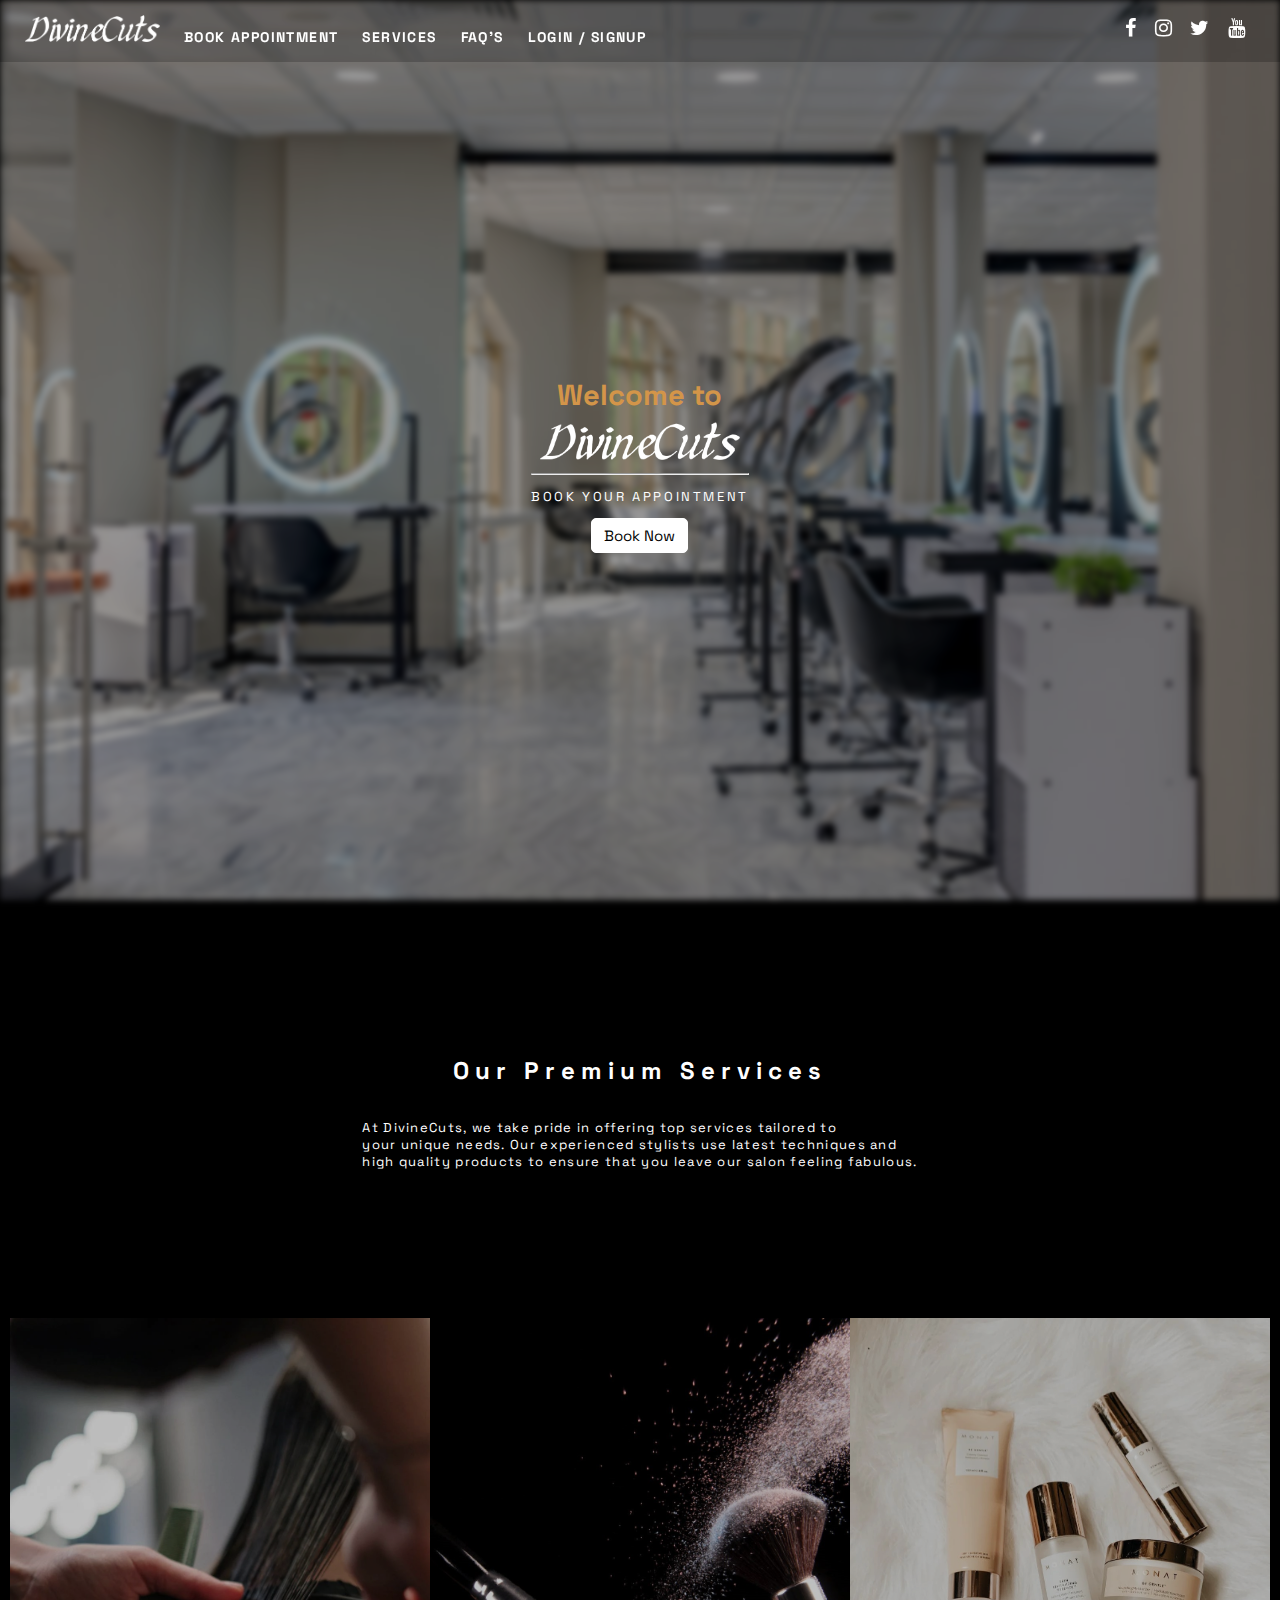
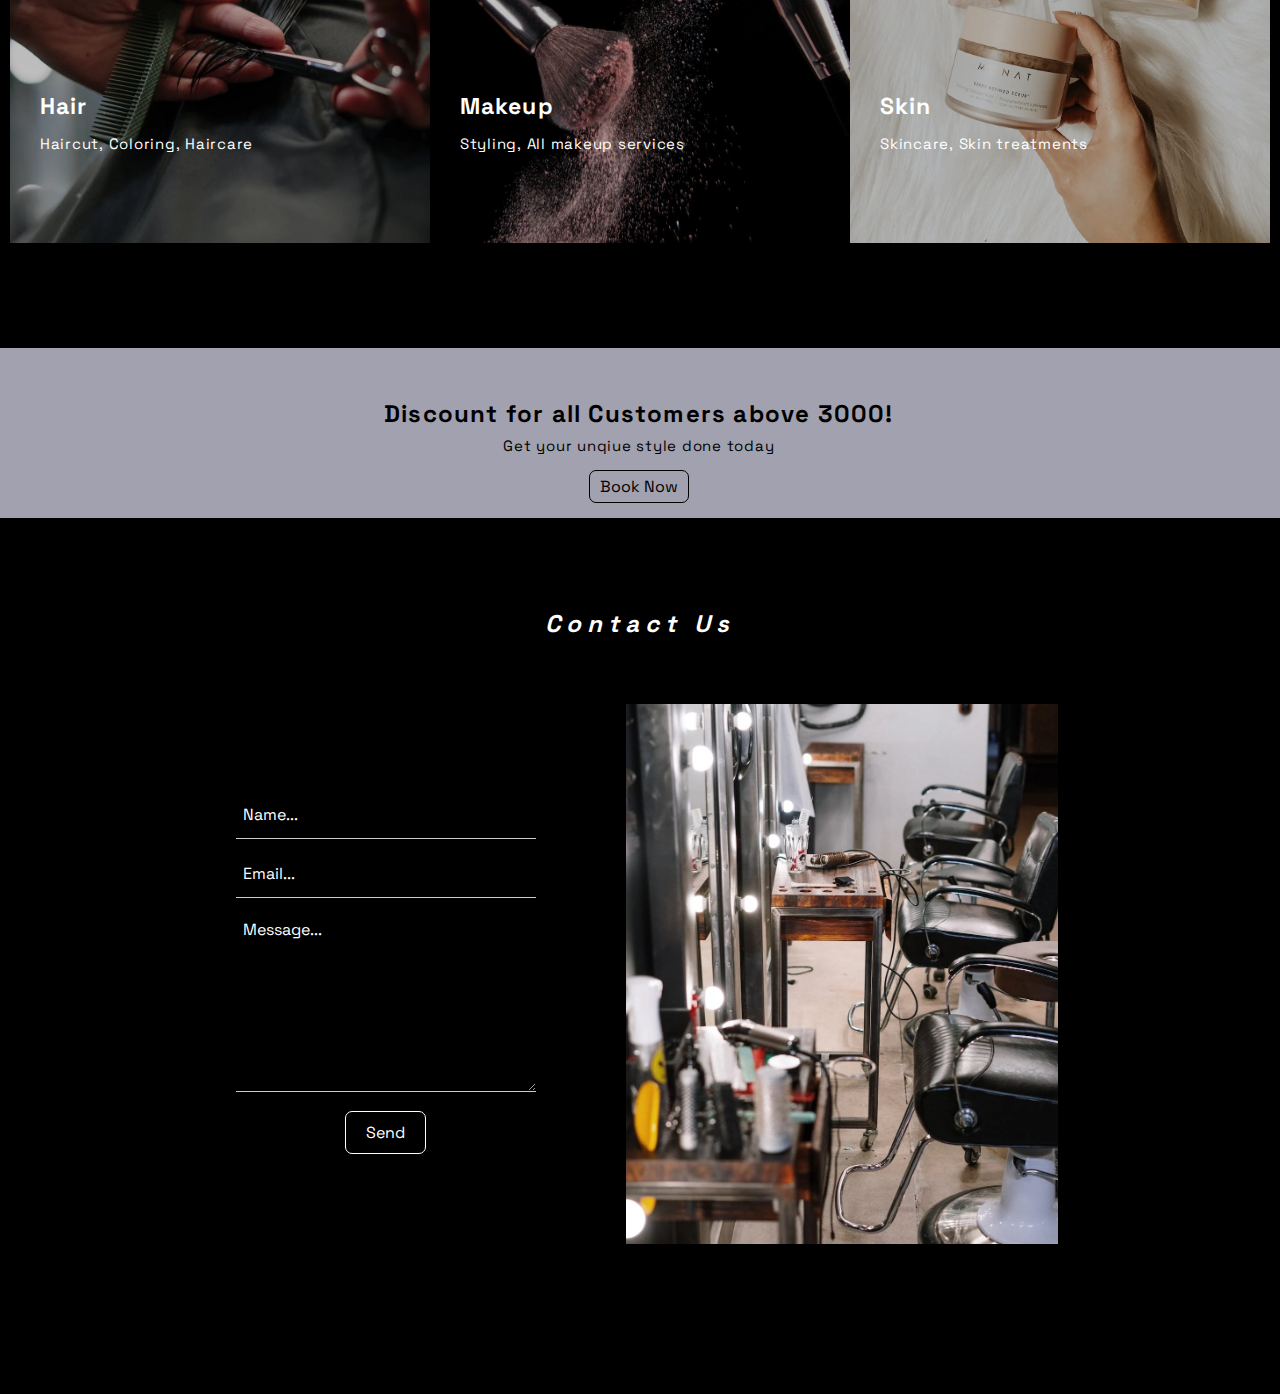
<file: frontend/index.html>
<!DOCTYPE html>
<html lang="en">

<head>
    <meta charset="UTF-8">
    <meta name="viewport" content="width=device-width, initial-scale=1.0">
    <link rel="stylesheet" href="styles.css">
    <link rel="preconnect" href="https://fonts.googleapis.com">
    <link rel="preconnect" href="https://fonts.gstatic.com" crossorigin>
    <link href="https://fonts.googleapis.com/css2?family=Space+Grotesk:wght@300&display=swap" rel="stylesheet">
    <link rel="stylesheet" href="https://cdnjs.cloudflare.com/ajax/libs/font-awesome/4.7.0/css/font-awesome.min.css">
    <title>DivineCuts</title>
</head>

<body>
    <div class="container">
        <div class="wrapper">
            <div class="navbar">
                <div>
                    <a href="index.html"><img src="images/logo.png" class="navimage"></a>
                    <a href="book_appointment.html">BOOK APPOINTMENT</a>
                    <a href="blogpage.html">SERVICES</a>
                    <a href="faq's.html">FAQ'S</a>
                    <a href="user.html">LOGIN / SIGNUP</a>
                </div>
                <div class="social-icons">
                    <a href="#" target="_blank"><i class="fa fa-facebook"></i></a>
                    <a href="#" target="_blank"><i class="fa fa-instagram"></i></a>
                    <a href="#" target="_blank"><i class="fa fa-twitter"></i></a>
                    <a href="#" target="_blank"><i class="fa fa-youtube"></i></a>
                </div>
            </div>
            <div>
                <div class="text">
                    <p id="displayUser"></p>
                    <p class="t">Welcome to</p>
                    <img src="images/logo.png" class="text-image">
                </div>
                <hr>
                <p class="r">BOOK YOUR APPOINTMENT</p>
                <button class="book-button" onclick="location.href='book_appointment.html'">Book Now</button>
            </div>
        </div>
        <div id="services">
            <div class="up">
                <h2>Our Premium Services</h2>
                <p>At DivineCuts, we take pride in offering top services tailored to <br>
                    your unique needs. Our experienced stylists use latest techniques and <br>
                    high quality products to ensure that you leave our salon feeling fabulous.</p>
            </div>
            <div class="down">
                <div class="down-item">
                    <img src="images/c1.jpg">
                    <div class="uppertext">
                        <h3>Hair</h3>
                        <p>Haircut, Coloring, Haircare</p>
                    </div>
                </div>
                <div class="down-item">
                    <img src="images/c2.jpeg">
                    <div class="uppertext">
                        <h3>Makeup</h3>
                        <p>Styling, All makeup services</p>
                    </div>
                </div>
                <div class="down-item">
                    <img src="images/c3.jpg">
                    <div class="uppertext">
                        <h3>Skin</h3>
                        <p>Skincare, Skin treatments</p>
                    </div>
                </div>
            </div>
        </div>
        <div id="contact">
            <div class="contact-up">
                <div class="color"></div>
                <div class="uptext">
                    <h2>Discount for all Customers above 3000!</h2>
                    <p>Get your unqiue style done today</p>
                    <button onclick="location.href='#appointment'">Book Now</button>
                </div>
            </div>
            <div class="contact-down">
                <h2>Contact Us</h2>
                <div class="contact-form">
                    <div class="cf">
                        <form>
                            <table>
                                <tr>
                                    <td><input type="text" name="cname" placeholder="Name..."></td>
                                </tr>
                                <tr>
                                    <td><input type="text" name="cmail" placeholder="Email..."></td>
                                </tr>
                                <tr>
                                    <td><textarea rows="4" name="ctext" placeholder="Message..."></textarea></td>
                                </tr>
                                <tr>
                                    <td><button
                                            onclick="alert('Thankyou for contacting us! We will get in touch with you shortly!')">Send</button>
                                    </td>
                                </tr>
                            </table>
                        </form>
                    </div>
                    <img src="images/contact.jpg" class="contact-img">
                </div>
            </div>
        </div>
    </div>
    <script src="script.js"></script>

</body>

</html>
</file>
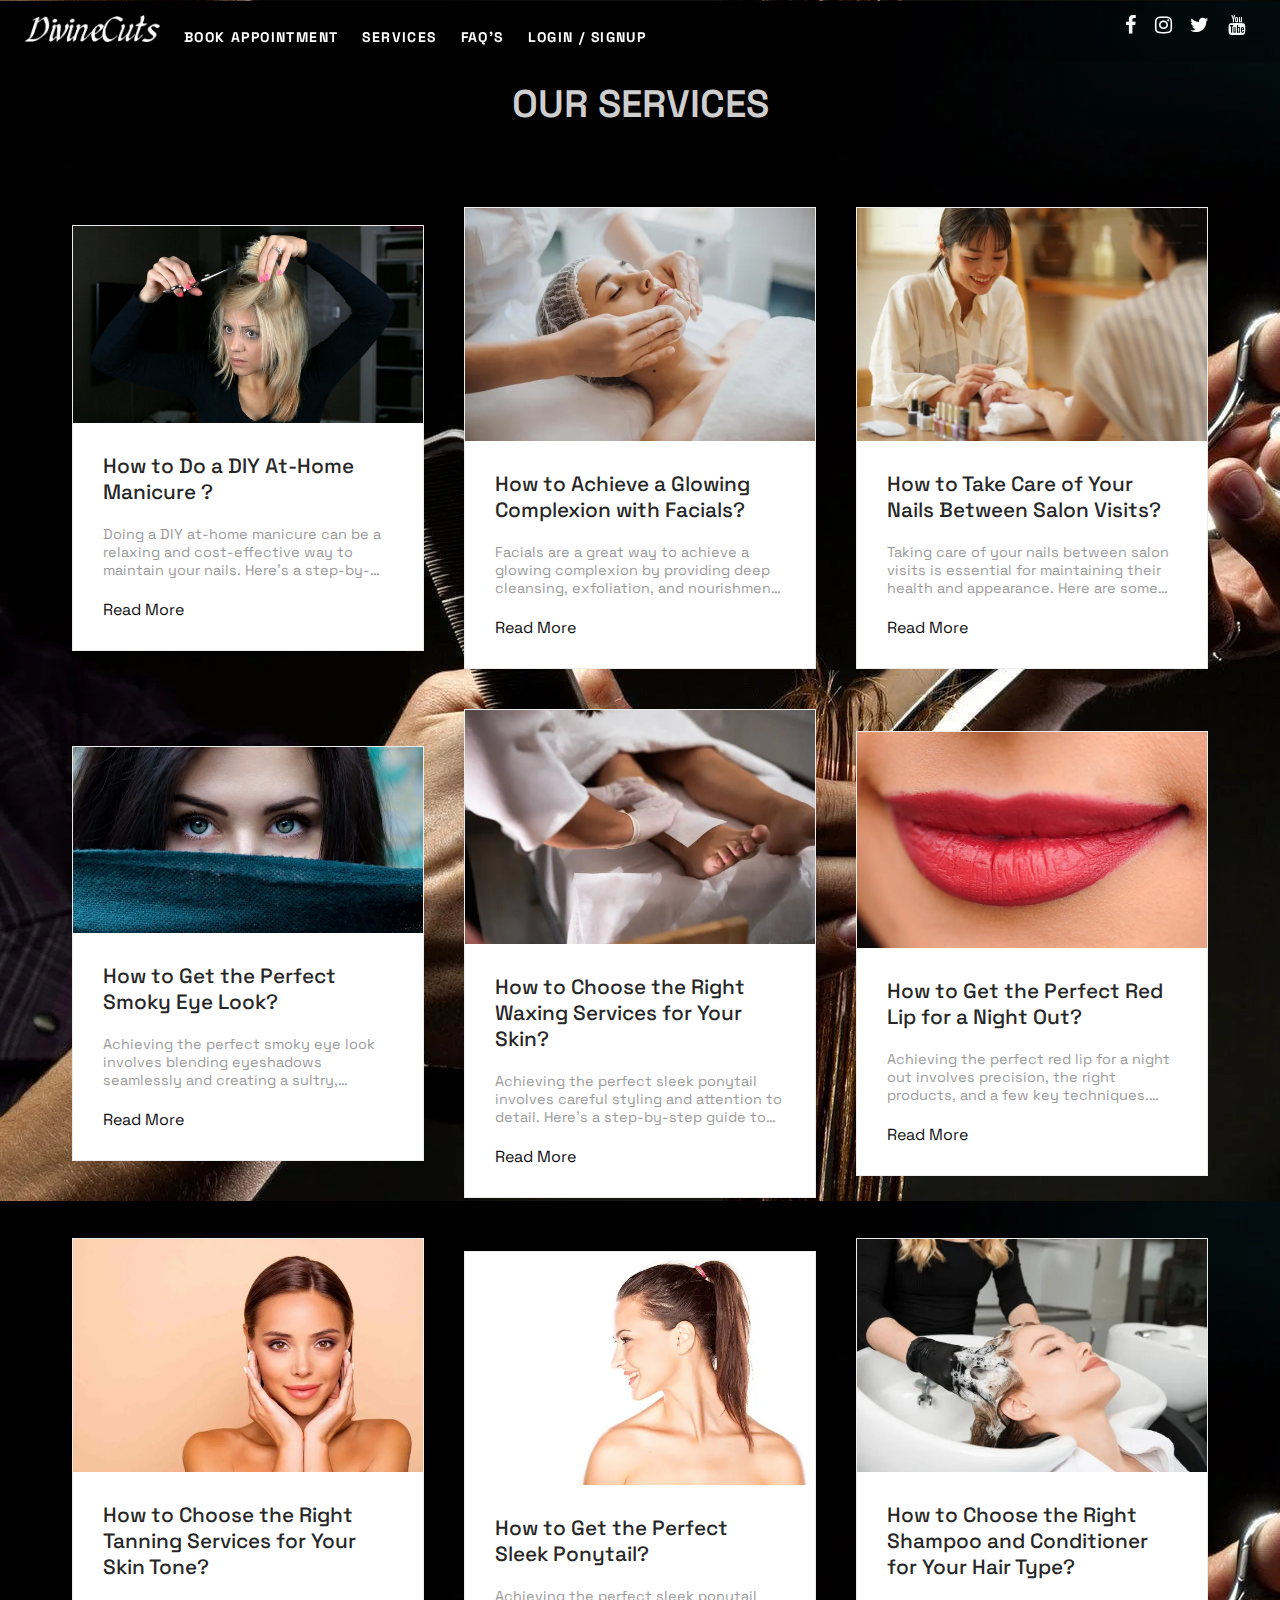
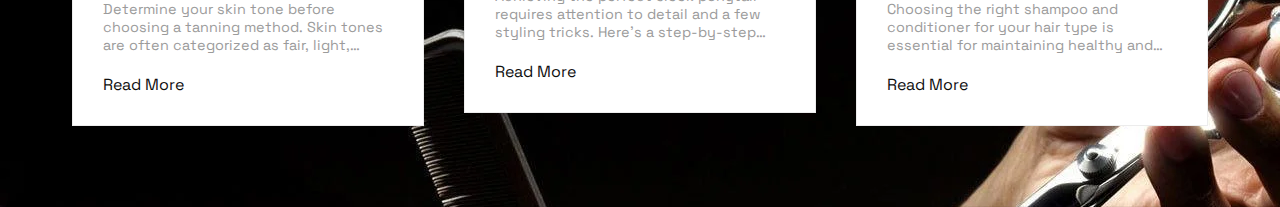
<file: frontend/blogpage.html>
<!--doctype html-->
 <html>
    <head>
    <meta charset="utf-8">
    <meta http-equiv="X-UA-Compatible" content="IE-edge">
    <meta name="viewport" content="width=device-width, intial-scale=1.0, maximum-scale=1.0, user-scalable=no">
    <title>Blog Section</title>
    <!--Stylesheet----------------------------------->
    <link rel="stylesheet" type="text/css" href="blogpage.css"/>
    <!--fav-icon------------------------------------->
    <link rel="shortcut icon" href="images/fav-icon.svg"/>
    <!--poppins-font-family-------------------------->
    <link rel="preconnect" href="https://fonts.gstatic.com">
    <link rel="preconnect" href="https://fonts.googleapis.com">
    <link rel="stylesheet" href="https://cdnjs.cloudflare.com/ajax/libs/font-awesome/4.7.0/css/font-awesome.min.css">
    <link href="https://fonts.googleapis.com/css2?family=Space+Grotesk:wght@300&display=swap" rel="stylesheet">
    </head>
    <body>
      
        
      <div class="navbar">
        <div>
            <a href="index.html"><img src="images/logo.png" class="navimage"></a>
            <a href="book_appointment.html">BOOK APPOINTMENT</a>
            <a href="blogpage.html">SERVICES</a>
            <a href="faq's.html">FAQ'S</a>
            <a href="user.html">LOGIN / SIGNUP</a>
        </div>
        <div class="social-icons">
            <a href="#" target="_blank"><i class="fa fa-facebook"></i></a>
            <a href="#" target="_blank"><i class="fa fa-instagram"></i></a>
            <a href="#" target="_blank"><i class="fa fa-twitter"></i></a>
            <a href="#" target="_blank"><i class="fa fa-youtube"></i></a>
        </div>
    </div>
        <!--blog-section============================================================================-->
        <section id="blog"> 
            
            <!--blog-heading--------------->
            <div class="blog-heading">
           
              <h3>OUR SERVICES</h3>
            </div>
      
      
            <!--container---------------->
            <div class="blog-container">
      
              <!--box-1------------->
              <div class="blog-box">
      
                <!--img---->
                <div class="blog-img">
                  <img alt="blog" src="./images/1.jpg">
                </div>
                <!--text--->
                <div class="blog-text">
                  
                  <a href="https://www.wikihow.com/Do-Hair-Spa-Treatments-at-Home" class="blog-title">How to Do a DIY At-Home Manicure ?</a>
                  <p>Doing a DIY at-home manicure can be a relaxing and cost-effective way to maintain your nails. Here's a step-by-step guide to help you achieve a professional-looking manicure</p>
                  <a href="https://www.wikihow.com/Do-Hair-Spa-Treatments-at-Home">Read More</a>
                </div>
      
              </div>
      
      
      
      
              <!--box-2------------->
              <div class="blog-box">
      
                <!--img---->
                <div class="blog-img">
                  <img alt="blog" src="./images/2.webp">
                </div>
                <!--text--->
                <div class="blog-text">
                 
                  <a href="https://www.bodycraft.co.in/blogs/dermatologist-tips-and-best-facials-for-glowing-skin/" class="blog-title">How to Achieve a Glowing Complexion with Facials?</a>
                  <p>Facials are a great way to achieve a glowing complexion by providing deep cleansing, exfoliation, and nourishment to your skin. Here's a step-by-step guide for a basic at-home facial</p>
                  <a href="https://www.bodycraft.co.in/blogs/dermatologist-tips-and-best-facials-for-glowing-skin/">Read More</a>
                </div>
      
              </div>
      
      
      
      
              <!--box-3------------->
              <div class="blog-box">
      
                <!--img---->
                <div class="blog-img">
                  <img alt="blog" src="./images/3.webp">
                </div>
                <!--text--->
                <div class="blog-text">
                  
                  <a href="https://clarysagecollege.com/news/maintain-manicure-salon-visits/" class="blog-title">How to Take Care of Your Nails Between Salon Visits?</a>
                  <p>Taking care of your nails between salon visits is essential for maintaining their health and appearance. Here are some tips for at-home nail careApply cuticle oil or a moisturizing cream to your cuticles to keep them hydrated. This helps prevent dryness and reduces the risk of hangnails.</p>
                  <a href="https://clarysagecollege.com/news/maintain-manicure-salon-visits/">Read More</a>
                </div>
      
              </div>

              <!-- box 4 -->
              <div class="blog-box">
      
                <!--img---->
                <div class="blog-img">
                  <img alt="blog" src="./images/4.webp">
                </div>
                <!--text--->
                <div class="blog-text">
                 
                  <a href="https://clarysagecollege.com/news/maintain-manicure-salon-visits/" class="blog-title">How to Get the Perfect Smoky Eye Look?</a>
                  <p>Achieving the perfect smoky eye look involves blending eyeshadows seamlessly and creating a sultry, gradient effect. Here's a step-by-step guide to help you master the classic smoky eye</p>
                  <a href="https://clarysagecollege.com/news/maintain-manicure-salon-visits/">Read More</a>
                </div>
      
              </div>

              <!-- box 5 -->
              <div class="blog-box">
      
                <!--img---->
                <div class="blog-img">
                  <img alt="blog" src="./images/5.webp">
                </div>
                <!--text--->
                <div class="blog-text">
                 
                  <a href="https://clarysagecollege.com/news/maintain-manicure-salon-visits/" class="blog-title">How to Choose the Right Waxing Services for Your Skin?</a>
                  <p>Achieving the perfect sleek ponytail involves careful styling and attention to detail. Here's a step-by-step guide to help you create a polished and sleek look</p>
                  <a href="https://clarysagecollege.com/news/maintain-manicure-salon-visits/">Read More</a>
                </div>
      
              </div>

              <!-- box 6 -->
              <div class="blog-box">
      
                <!--img---->
                <div class="blog-img">
                  <img alt="blog" src="./images/6.webp">
                </div>
                <!--text--->
                <div class="blog-text">
                 
                  <a href="https://clarysagecollege.com/news/maintain-manicure-salon-visits/" class="blog-title">How to Get the Perfect Red Lip for a Night Out?</a>
                  <p>Achieving the perfect red lip for a night out involves precision, the right products, and a few key techniques. Here's a step-by-step guide to help you create a stunning red lip look</p>
                  <a href="https://clarysagecollege.com/news/maintain-manicure-salon-visits/">Read More</a>
                </div>
      
              </div>

              <!-- box 7 -->
              <div class="blog-box">
      
                <!--img---->
                <div class="blog-img">
                  <img alt="blog" src="./images/7.webp">
                </div>
                <!--text--->
                <div class="blog-text">
                 
                  <a href="https://clarysagecollege.com/news/maintain-manicure-salon-visits/" class="blog-title">How to Choose the Right Tanning Services for Your Skin Tone?</a>
                  <p>Determine your skin tone before choosing a tanning method. Skin tones are often categorized as fair, light, medium, olive, tan, dark, or deep. Your skin's undertones (cool, warm, or neutral) also play a role</p>
                  <a href="https://clarysagecollege.com/news/maintain-manicure-salon-visits/">Read More</a>
                </div>
      
              </div>

              <!-- box8 -->
              <div class="blog-box">
      
                <!--img---->
                <div class="blog-img">
                  <img alt="blog" src="./images/8.webp">
                </div>
                <!--text--->
                <div class="blog-text">
                 
                  <a href="https://clarysagecollege.com/news/maintain-manicure-salon-visits/" class="blog-title">How to Get the Perfect Sleek Ponytail?</a>
                  <p>Achieving the perfect sleek ponytail requires attention to detail and a few styling tricks. Here's a step-by-step guide to help you create a flawless and polished look</p>
                  <a href="https://clarysagecollege.com/news/maintain-manicure-salon-visits/">Read More</a>
                </div>
      
              </div>
              <div class="blog-box">
      
                <!--img---->
                <div class="blog-img">
                  <img alt="blog" src="./images/9.webp">
                </div>
                <!--text--->
                <div class="blog-text">
                 
                  <a href="https://clarysagecollege.com/news/maintain-manicure-salon-visits/" class="blog-title">How to Choose the Right Shampoo and Conditioner for Your Hair Type?</a>
                  <p>Choosing the right shampoo and conditioner for your hair type is essential for maintaining healthy and beautiful locks. Here are some tips to help you select the most suitable products for your specific hair type</p>
                  <a href="https://clarysagecollege.com/news/maintain-manicure-salon-visits/">Read More</a>
                </div>
      
              </div>
      
            </div>
      
          </section>
          
    </body>
    </html>
</file>
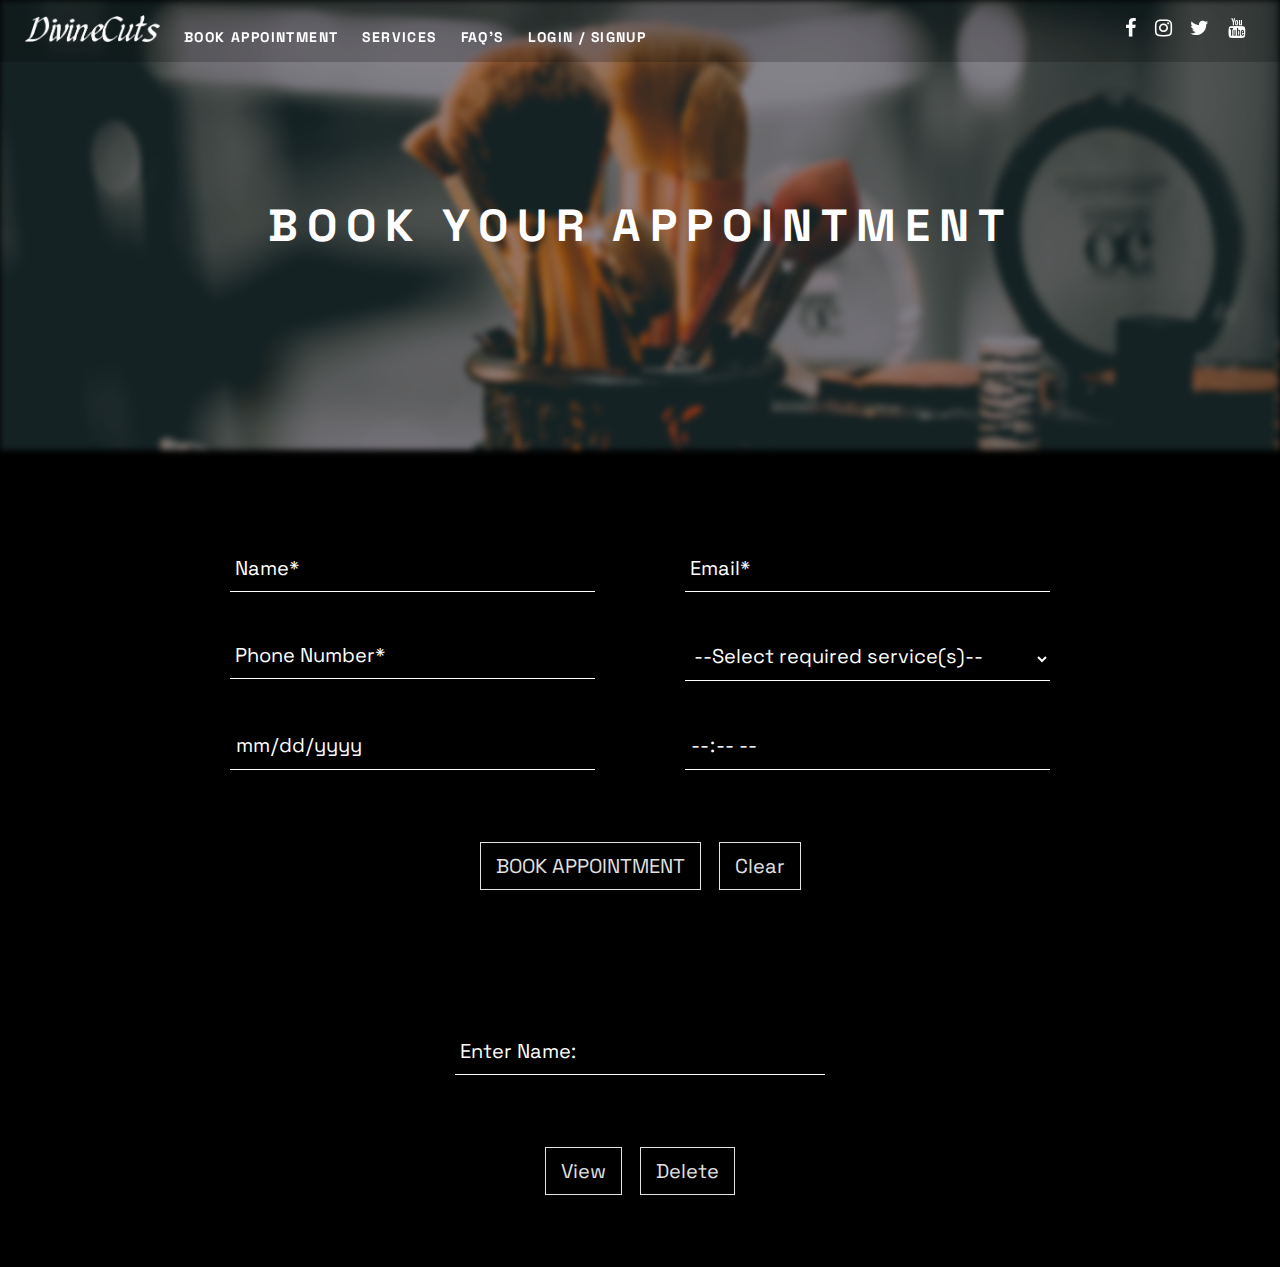
<file: frontend/book_appointment.html>
<!DOCTYPE html>
<html lang="en">

<head>
    <meta charset="UTF-8">
    <meta name="viewport" content="width=device-width, initial-scale=1.0">
    <link rel="stylesheet" href="appointment.css">
    <link rel="preconnect" href="https://fonts.googleapis.com">
    <link rel="preconnect" href="https://fonts.gstatic.com" crossorigin>
    <link href="https://fonts.googleapis.com/css2?family=Space+Grotesk:wght@300&display=swap" rel="stylesheet">
    <link rel="stylesheet" href="https://cdnjs.cloudflare.com/ajax/libs/font-awesome/4.7.0/css/font-awesome.min.css">
    <title>Appointment</title>
</head>

<body>
    
    <div class="container">
        <div class="wrapper">
            <div class="navbar">
                <div>
                    <a href="index.html"><img src="images/logo.png" class="navimage"></a>
                    <a href="book_appointment.html">BOOK APPOINTMENT</a>
                    <a href="blogpage.html">SERVICES</a>
                    <a href="faq's.html">FAQ'S</a>
                    <a href="user.html">LOGIN / SIGNUP</a>
                </div>
                <div class="social-icons">
                    <a href="#" target="_blank"><i class="fa fa-facebook"></i></a>
                    <a href="#" target="_blank"><i class="fa fa-instagram"></i></a>
                    <a href="#" target="_blank"><i class="fa fa-twitter"></i></a>
                    <a href="#" target="_blank"><i class="fa fa-youtube"></i></a>
                </div>
            </div>
            <div>
                <h1 class="r">BOOK YOUR APPOINTMENT</h1>
            </div>
        </div>

        <div id="appointment" class="ap">
            <form>
                <div class="grid">
                    <div class="1"><input type="text" id="name" placeholder="Name*" name="name" required></div>
                    <div class="2"><input type="email" id="email" placeholder="Email*" name="email" required></div>
                    <div class="3"><input type="number" id="num" placeholder="Phone Number*" name="phone" required></div>
                    <div class="4"><select id="service" name="service" required>
                            <option value="">--Select required service(s)--</option>
                            <option value="haircut">Haircut</option>
                            <option value="makeup">Makeup</option>
                            <option value="coloring">Coloring/Styling</option>
                            <option value="skincare">Skin Care</option>
                            <option value="haircare">Hair Care</option>
                        </select></div>
                    <div class="5"><input type="date" placeholder="Select Date" id="date" name="date" required></div>
                    <div class="6"><input type="time" id="time" placeholder="Select Time" name="time" required></div>
                </div>
                <div class="buttons">
                    <button type="button" onclick="bookAppointment()">BOOK APPOINTMENT</button>
                    <button type="reset">Clear</button></div>
            </form>
            <div class="v">
                <h2>View / Delete your Appointment</h2>
                <form>
                    <input type="text" id="name2" placeholder="Enter Name:" name="name2" required>
                    <div class="buttons"> <button type="button" onclick="viewAppointment()">View</button>
                    <button type="button" onclick="delAppointment()">Delete</button>
                   </div>
                </form>
            </div>
        </div>
   
    </div>
    </div>

    <script src="script.js"></script>

</body>

</html>
</file>
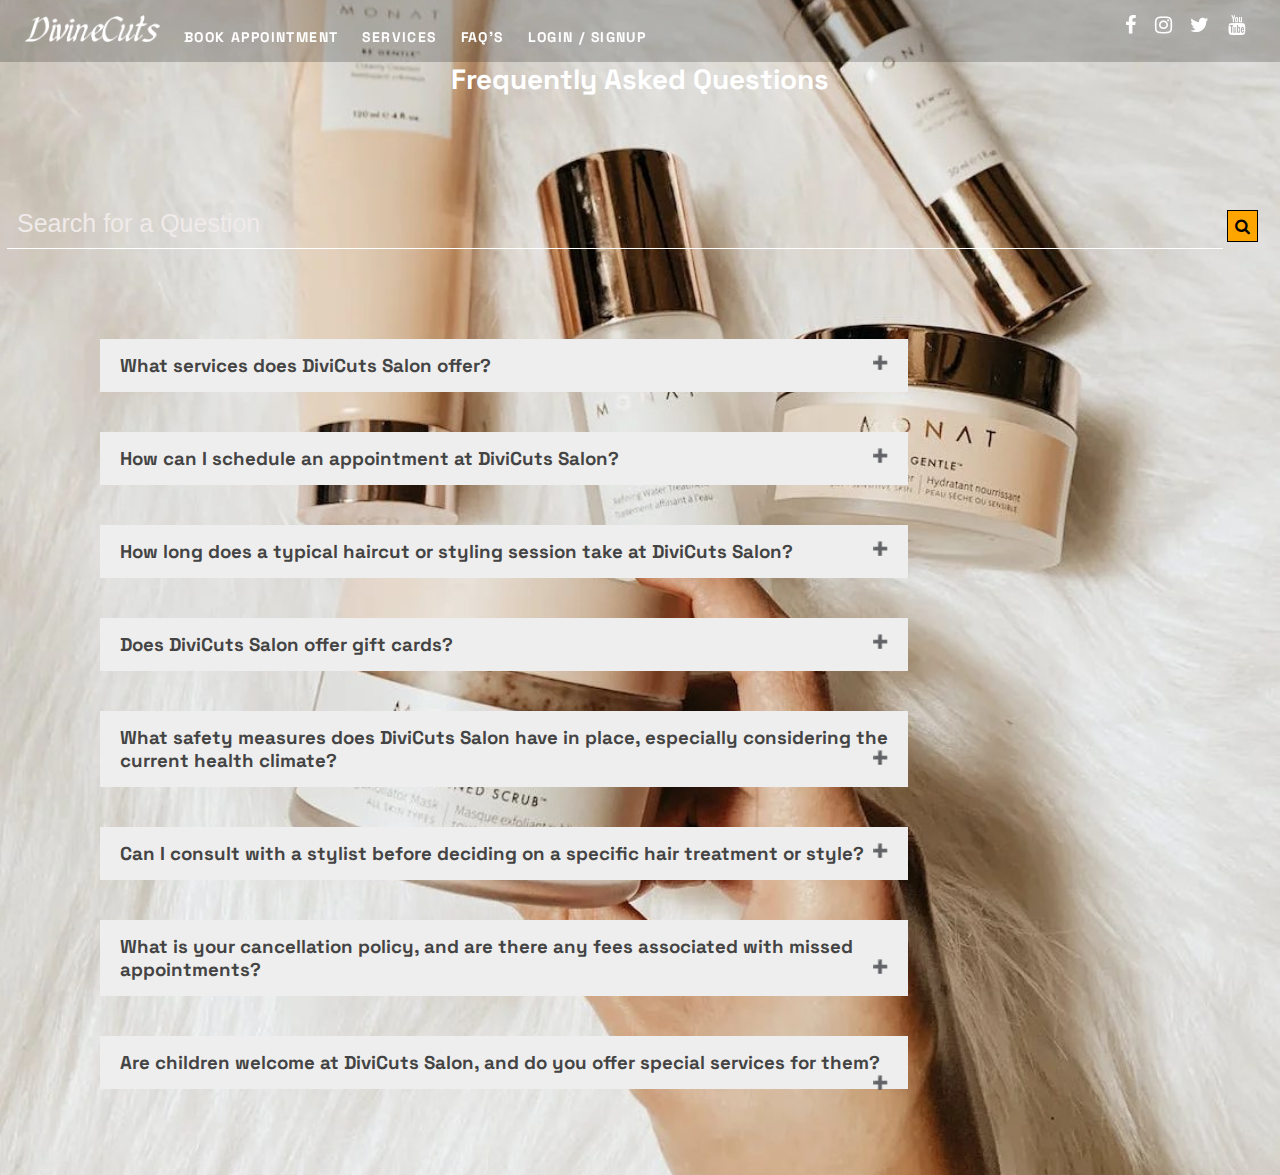
<file: frontend/faq's.html>
<html>
<head>
    <link rel="stylesheet" href="https://cdnjs.cloudflare.com/ajax/libs/font-awesome/4.7.0/css/font-awesome.min.css">
    <link rel="stylesheet" href="FAQ.css">
    <link rel="preconnect" href="https://fonts.googleapis.com">
    <link rel="preconnect" href="https://fonts.gstatic.com" crossorigin>
    <link href="https://fonts.googleapis.com/css2?family=Space+Grotesk:wght@300&display=swap" rel="stylesheet">
    <title>FAQS..</title>
</head>
    

<body>
    
    <main class="questions">
        <div class="navbar">
            <div>
                <a href="index.html"><img src="images/logo.png" class="navimage"></a>
                <a href="book_appointment.html">BOOK APPOINTMENT</a>
                <a href="blogpage.html">SERVICES</a>
                <a href="faq's.html">FAQ'S</a>
                <a href="user.html">LOGIN / SIGNUP</a>
            </div>
            <div class="social-icons">
                <a href="#" target="_blank"><i class="fa fa-facebook"></i></a>
                <a href="#" target="_blank"><i class="fa fa-instagram"></i></a>
                <a href="#" target="_blank"><i class="fa fa-twitter"></i></a>
                <a href="#" target="_blank"><i class="fa fa-youtube"></i></a>
            </div>
        </div>

<div class="faq-heading"> <h1 >Frequently Asked Questions</h1></div>
       
        <!-- <img src="images/c3.jpg" class="faq-image"> -->
        <input type="text" id="searchInput" placeholder="Search for a Question" class="search">
        <button onclick="searchFAQ()" class="searchbtn"><i class="fa fa-search"></i></button>

        <div class="faq-container" id="faq">
            <div class="faq-one">
                <h3 class="faq-page">What services does DiviCuts Salon offer?</h3>
                <div class="faq-body">
                    <p>
                        DiviCuts Salon offers a wide range of services, including haircuts, styling, coloring, extensions, and various spa treatments. Our experienced stylists are trained to provide personalized services to meet your unique needs.
                    </p>
                </div>
            </div>

            <div class="faq-two">
                <h3 class="faq-page">How can I schedule an appointment at DiviCuts Salon?</h3>
                <div class="faq-body">
                    <p>
                        At DiviCuts Salon, we prioritize quality and use professional-grade hair care products. We partner with reputable brands known for their effectiveness and safety. Our stylists can also recommend products for at-home care based on your hair type and concerns.
                    </p>
                </div>
            </div>
    
            <div class="faq-three">
                <h3 class="faq-page">How long does a typical haircut or styling session take at DiviCuts Salon?</h3>
                <div class="faq-body">
                    <p>
                        The duration of a haircut or styling session can vary based on the specific services and your hair's complexity. On average, a haircut and styling session may take between 45 minutes to an hour. For more intricate treatments, our stylists will provide a more accurate time estimate during the consultation.
                    </p>
                </div>
            </div>
            
            <div class="faq-four">
                <h3 class="faq-page"> Does DiviCuts Salon offer gift cards?</h3>
                <div class="faq-body">
                    <p>
                        Yes, we do! Gift cards from DiviCuts Salon make for a thoughtful and versatile present. You can purchase them directly at our salon or through our website. Gift cards can be redeemed for any of our services or products.
                    </p>
                </div>
            </div>

            <div class="faq-five">
                <h3 class="faq-page">What safety measures does DiviCuts Salon have in place, especially considering the current health climate?</h3>
                <div class="faq-body">
                    <p>
                        At DiviCuts Salon, we prioritize the health and safety of our clients and staff. We have implemented rigorous sanitation practices, including regular cleaning of equipment and stations. Our staff follows strict hygiene protocols, and we adhere to any local health guidelines or regulations. Additionally, we may have specific procedures in place, such as temperature checks or mask requirements, to ensure a safe salon environment.
                    </p>
                </div>
            </div>

            <div class="faq-six">
                <h3 class="faq-page"> Can I consult with a stylist before deciding on a specific hair treatment or style?</h3>
                <div class="faq-body">
                    <p>
                        Absolutely! At DiviCuts Salon, we encourage consultations. Our experienced stylists are more than happy to discuss your hair goals, concerns, and preferences before any treatment. This ensures that you and your stylist are on the same page, and you can make informed decisions about the best services for your needs..
                    </p>
                </div>
            </div>

            <div class="faq-seven">
                <h3 class="faq-page">What is your cancellation policy, and are there any fees associated with missed appointments?</h3>
                <div class="faq-body">
                    <p>
                        We understand that unforeseen circumstances may arise. If you need to cancel or reschedule your appointment, we appreciate advance notice. Our cancellation policy and any associated fees may vary, so we recommend checking with our front desk or referring to our website for specific details.
                    </p>
                </div>
            </div>

            <div class="faq-eight">
                <h3 class="faq-page">Are children welcome at DiviCuts Salon, and do you offer special services for them?</h3>
                <div class="faq-body">
                    <p>
                        Yes, children are welcome at DiviCuts Salon! We provide a friendly and family-oriented environment. Our stylists are experienced in working with children of all ages. Additionally, we offer special services tailored to meet the needs of our younger clients, ensuring a positive and enjoyable salon experience for them.
                    </p>
                </div>
            </div>
    
        </div>
        <br><br><br><br>
    </main>



    <script>
        var faq = document.getElementsByClassName("faq-page");
        var i;
        for (i = 0; i < faq.length; i++) {
            faq[i].addEventListener("click", function () {
                if (this.nextElementSibling.style.display === "block") {
                    this.nextElementSibling.style.display = "none";
                } else {
                    this.nextElementSibling.style.display = "block";
                }
            });
        }

        function searchFAQ() {
            var input, filter, faq, questions, i, txtValue;
            input = document.getElementById('searchInput');
            filter = input.value.toUpperCase();
            faq = document.getElementById('faq');
            questions = faq.getElementsByClassName('faq-page');

            for (i = 0; i < questions.length; i++) {
                txtValue = questions[i].textContent || questions[i].innerText;
                if (txtValue.toUpperCase().indexOf(filter) > -1) {
                    questions[i].style.display = "block";
                } 
                else {
                    questions[i].style.display = "none";
                }
            }
        }


    </script>

</body>
</html>
</file>
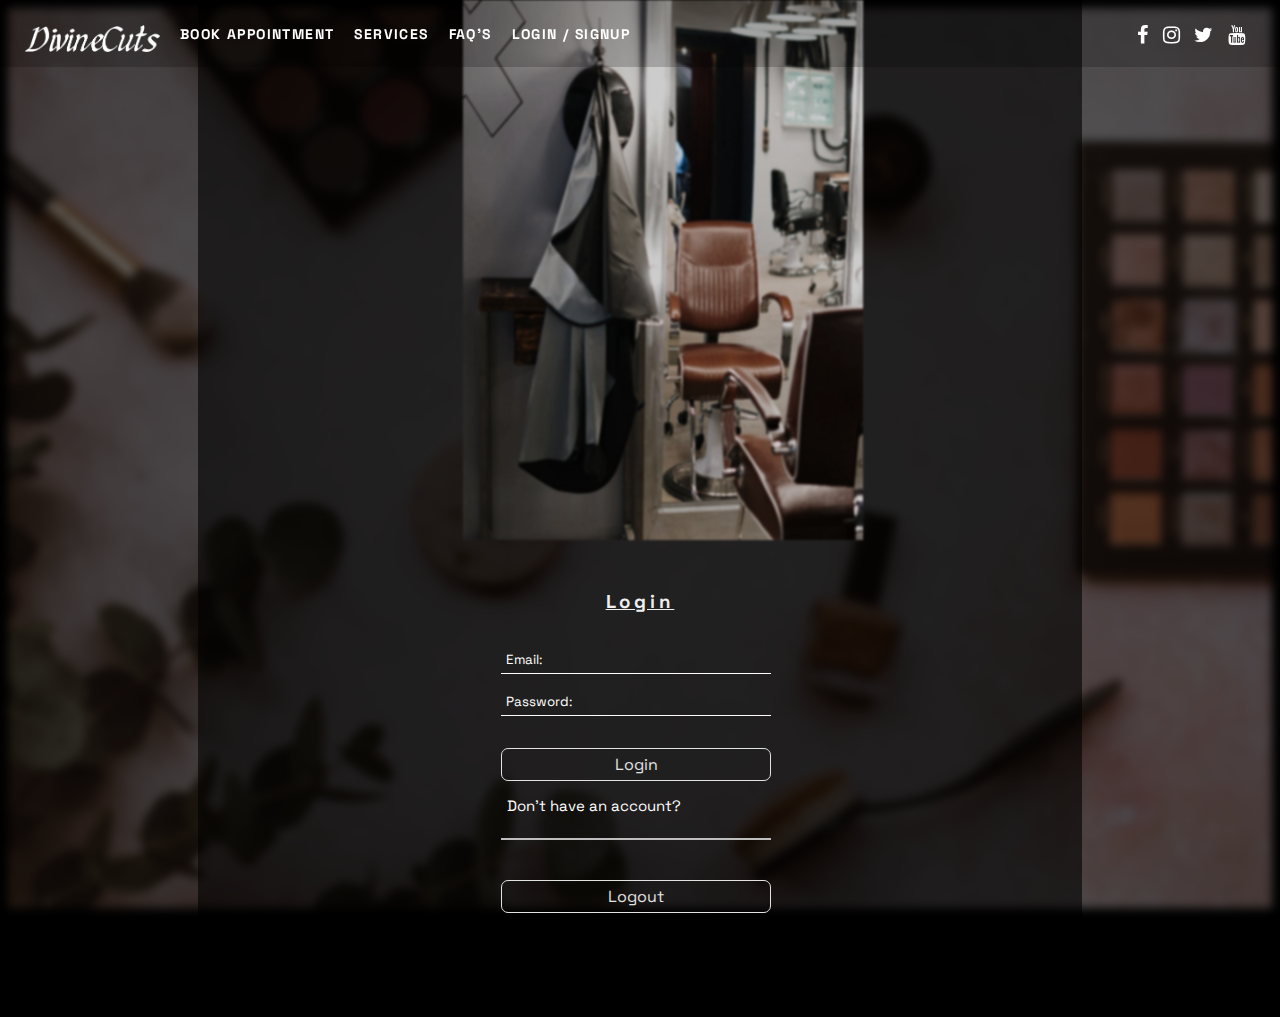
<file: frontend/user.html>
<html lang="en">

<head>
    <meta charset="UTF-8">
    <meta name="viewport" content="width=device-width, initial-scale=1.0">
    <title>Document</title>
    <link rel="stylesheet" href="user.css">
    <link rel="preconnect" href="https://fonts.googleapis.com">
    <link rel="preconnect" href="https://fonts.gstatic.com" crossorigin>
    <link href="https://fonts.googleapis.com/css2?family=Space+Grotesk:wght@300&display=swap" rel="stylesheet">

    <link rel="stylesheet" href="https://cdnjs.cloudflare.com/ajax/libs/font-awesome/4.7.0/css/font-awesome.min.css">
    <style>

    </style>
</head>

<body>
    <div class="wrapper">
        <div class="navbar">
            <div>
                <a href="index.html"><img src="images/logo.png" class="navimage"></a>
                <a href="book_appointment.html">BOOK APPOINTMENT</a>
                <a href="blogpage.html">SERVICES</a>
                <a href="faq's.html">FAQ'S</a>
                <a href="user.html">LOGIN / SIGNUP</a>
            </div>
            <div class="social-icons">
                <a href="#" target="_blank"><i class="fa fa-facebook"></i></a>
                <a href="#" target="_blank"><i class="fa fa-instagram"></i></a>
                <a href="#" target="_blank"><i class="fa fa-twitter"></i></a>
                <a href="#" target="_blank"><i class="fa fa-youtube"></i></a>
            </div>
        </div>
    <div class="box">
        <h2>USER AUTHENTICATION</h2>

        <div class="flip-container">
            <img src="images/user.jpeg" class="user-img">
            <div class="flipper">
                <div id="registrationForm" class="hidden">
                    <h3>Register</h3>
                    <form>
                        <table>
                            <tr>
                                <!-- <td><label for="name">Name:</label></td> -->
                                <td><input type="text" id="name" placeholder="Name:" name="name" required></td>
                            </tr>

                            <tr>
                                <!-- <td><label for="mail">Email:</label></td> -->
                                <td><input type="email" id="mail" placeholder="Email:" name="mail" required></td>
                            </tr>

                            <tr>
                                <!-- <td><label for="contact">Contact:</label></td> -->
                                <td><input type="text" id="contact" placeholder="Contact:" name="contact" required></td>
                            </tr>

                            <tr>
                                <!-- <td><label for="pwd">Password:</label></td> -->
                                <td><input type="password" id="pwd" placeholder="Password:" name="pwd" required></td>
                            </tr>

                            <tr>
                                <td colspan="2"><button type="button" onclick="registerUser()"
                                        class="btn">Register</button>
                                </td>
                            </tr>

                            <tr>
                                <td colspan="2"><button onclick="flipForms()" class="btn2">Already have an
                                        account?</button>
                                </td>
                            </tr>

                        </table>
                    </form>
                </div>

                <div id="loginForm" class="visible">
                    <h3>Login</h3>
                    <form>
                        <table>
                            <tr>
                                <!-- <td><label for="loginMail">Email:</label></td> -->
                                <td><input type="email" id="loginMail" placeholder="Email:" name="loginMail" required></td>
                            </tr>

                            <tr>
                                <!-- <td><label for="loginPwd">Password:</label></td> -->
                                <td><input type="password" id="loginPwd" placeholder="Password:" name="loginPwd" required></td>
                            </tr>

                            <tr>
                                <td colspan="2"><button type="button" onclick="loginUser()" class="btn">Login</button>
                                </td>
                            </tr>

                            <tr>
                                <td colspan="2"><button onclick="flipForms()" class="btn2">Don't have an
                                        account?</button>
                                </td>
                            </tr>
                            <tr>
                                <td colspan="2">
                                    <hr>
                                </td>
                            </tr>
                            <td colspan="2"><button type="button" onclick="logout()" class="btn">Logout</button></td>

                        </table>
                    </form>
                </div>
            </div>
        </div>
    </div>
</div>
    <script src="script.js"></script>

</body>

</html>
</file>
<file: frontend/styles.css>
*{
    font-family: 'Space Grotesk', sans-serif;
}
html{
    scroll-behavior: smooth;
}
::-webkit-scrollbar {
    display: none; 
  }

body {
    margin: 0;
    padding: 0;
    overflow-x: hidden;
    background-color: black;
}

.container{
    display: flex;
    flex-direction: column;
}

.wrapper {
    position: relative;
    height: 100vh;
    display: flex;
    flex-direction: column;
    justify-content: center;
    align-items: center;
    text-align: center;
}

.wrapper::before {
    content: '';
    background-image: url("images/bg.jpg");
    background-size: cover;
    background-position: center;
    position: absolute;
    top: 0;
    left: 0;
    width: 100%;
    height: 100%;
    filter: blur(3px) brightness(60%);
    z-index: -1;
}

.navbar {
    background-color: rgb(0, 0, 0,0.2);
    position: fixed;
    top: 0;
    left: 0;
    width: 100%;
    padding: 15px;
    display: flex;
    justify-content: space-between;
    z-index: 1;
}

.navbar a {
    color: white;
    text-decoration: none;
    margin: 0 10px;
    font-size: 14px;
    font-weight: bold;
    letter-spacing: 0.1em;
}
.navimage{
    height: 3vh;
    width: 15vh;
}
.navbar a:hover{
    color: rgb(211, 149, 73);
    transition-duration: 0.3s;
    transition-timing-function: ease-in;
}

.social-icons{
    float: right;
    margin-right: 3lvw;
}

.social-icons a {
    color: white;
    text-decoration: none;
    margin-left: 0.2lvw;
    font-size: 20px;
}

#displayUser{
    color: white;
    font-size: 20px;
}

.t{
    color: rgb(211, 149, 73);
    font-size: 29px;
    font-weight: bold;
}

.text-image{
    margin-top: -20px;
    height: 38px;
    width: 200px;
    
}

.text hr{
    color: rgb(167, 167, 167);
}

.r{
    font-size: 13px;
    letter-spacing: 0.2em;
    color: white;
}

.book-button {
    background-color: white;
    color: black; 
    padding: 7px 12px;
    font-size: 15px;
    text-decoration: none;
    border: none;
    border-radius: 5px;
    cursor: pointer;
    transition: background-color 0.3s;
    border: 1px solid rgb(255, 255, 255);
}

.book-button:hover {
    border: 1px solid rgb(211, 149, 73);
    transition-duration: 0.3s;
    color: rgb(211, 149, 73);
    background-color: transparent;
    transition-timing-function: ease-in;
}


.up{
    display: flex;
    align-items: center;
    justify-content: space-around;
    flex-wrap: wrap;
    padding: 15vh 25vh;
}

.up h2{
    color: white;
    letter-spacing: 0.25em;
}

.up p{
    color: white;
    letter-spacing: 0.1em;
    font-size: 13px;
}

.down{
    display: flex;
    justify-content: center;
    flex-wrap: wrap;
}

.down-item{
    position: relative;
}

.down-item:hover{
    cursor: pointer;
    transform: scale(1.005);
    transition-duration: 0.3s;
    transition-timing-function: ease-in;
}

.down img{
    width: auto;
    height: 525px;
    filter: brightness(75%);
}

.uppertext {
    position: absolute;
    color: white;
    bottom: 80px;
    left: 30px;
}

.uppertext h3{
    font-size: 23px;
    letter-spacing: 0.05em;
}

.uppertext p{
    font-size: 15px;
    letter-spacing: 0.05em;
    margin-top: -10px;
}

#contact{
    display: flex;
    flex-direction: column;
    margin-top: 100px;
    margin-bottom: 150px;
}

.contact-up{
    text-align: center;
    position: relative;
}

.color{
    background-color: rgba(230, 230, 250, 0.7);
    height: 170px;
    width: auto;
}

.uptext{
    position: absolute;
    top: 30px;
    left: 30%;
}

.uptext h2{
    color: black;
    letter-spacing: 0.05em;
    margin-bottom: -8px;
}

.uptext p{
    color: black;
    font-size: 15px;
    letter-spacing: 0.05em;
}

.uptext button{
    background-color: transparent;
    border: 1px solid black;
    color: black;
    padding: 5px 10px;
    border-radius: 7px;
    font-size: 16px;
}

.uptext button:hover{
    cursor: pointer;
    background-color: rgb(0, 0, 0);
    color: white;
    transition-duration: 0.3s;
    transition-timing-function: ease-in;
}

.contact-down{
    display: flex;
    flex-direction: column;
}

.contact-down h2{
    color: white;
    text-align: center;
    letter-spacing: 0.25em;
    margin-top: 90px;
    margin-bottom: 35px;
    font-style: italic;
}

.contact-form{
    margin-top: 30px;
    display: flex;
    justify-content: center;
    flex-wrap: wrap;
}

.cf{

    padding: 0 3vw;
    display: flex;
    align-items: center;
}

.contact-img{
    padding: 0 3vw;
    height: 60vh;
    width: auto;
}

.contact-form table,tr,td{
    padding: 6px;
    text-align: center; 
}

.contact-form input, .contact-form textarea{
    padding: 7px;
    color: #ffffff;
    border:none;
    border-bottom: 1px solid #ccc;
    background-color: transparent;
    box-sizing: border-box;
    width: 300px;
    height: 5vh;
}
.contact-form textarea{
    height: 20vh;
}

.contact-form input::placeholder, .contact-form textarea::placeholder{
    color: rgb(255, 255, 255);
    font-size: 16px;
}

.contact-form button{
    background-color: transparent;
    border: 1px solid white;
    color: white;
    padding: 10px 20px;
    border-radius: 7px;
    font-size: 16px;
}

.contact-form button:hover{
    cursor: pointer;
    background-color: white;
    color: black;
    transition-duration: 0.3s;
    transition-timing-function: ease-in;
}
</file>
<file: frontend/blogpage.css>
*{
    font-family: 'Space Grotesk', sans-serif;
}


.navbar {
    background-color: rgb(0, 0, 0, 0.2);
    position: fixed;
    top: 0;
    left: 0;
    width: 100%;
    padding: 15px;
    display: flex;
    justify-content: space-between;
    z-index: 1;
}

.navbar a {
    color: white;
    text-decoration: none;
    margin: 0 10px;
    font-size: 14px;
    font-weight: bold;
    letter-spacing: 0.1em;
}

.navimage {
    height: 3vh;
    width: 15vh;
}

.navbar a:hover {
    color: rgb(211, 149, 73);
    transition-duration: 0.3s;
    transition-timing-function: ease-in;
}

.social-icons {
    float: right;
    margin-right: 3lvw;
}

.social-icons a {
    color: white;
    text-decoration: none;
    margin-left: 0.2lvw;
    font-size: 20px;
}

#displayUser{
    color: white;
    font-size: 20px;
}

ul{
    list-style: none;
}
a{
    text-decoration: none;
}
 
body{
    margin: 0px;
    padding: 0px;
    background-color: rgba(255, 255, 255, 0.15);

}

 
/*--blog--------------------------*/
#blog{
    display: flex;
    flex-direction: column;
    justify-content: center;
    align-items: center;
    padding: 40px;
    border-top: 1px solid rgba(0, 0, 0, 0.05);
    border-bottom: 1px solid rgba(0, 0, 0, 0.05);
    background-image: url("./images/background.webp");
   
}
.blog-heading{
    display: flex;
    flex-direction: column;
    justify-content: center;
    align-items: center;
 
}
.blog-heading span{
    color: #f33c3c;
}
.blog-heading h3{
    font-size: 2.4rem;
    color: #fffefed4;
    font-weight: 600;
}
.blog-container{
    display: flex;
    justify-content: center;
    align-items: center;
    margin: 20px 0px;
    flex-wrap: wrap;
}
 
.blog-box{
    width:350px;
    background-color: #ffffff;
    border: 1px solid #ececec;
    margin: 20px 20px;
 
}
.blog-img{
    width:100%;
    height: auto;
}
.blog-img img{
    width:100%;
    height: 100%;
    object-fit: cover;
    object-position: center;
}
.blog-text{
    padding: 30px;
    display: flex;
    flex-direction: column;
}
.blog-text span{
    color: #f33c3c;
    font-size: 0.9rem;
}
.blog-text .blog-title{
    font-size: 1.3rem;
    font-weight: 500;
    color: #272727;
}
.blog-text p{
    color: #9b9b9b;
    font-size: 0.9rem;
    display: -webkit-box;
    -webkit-line-clamp: 3;
    -webkit-box-orient: vertical;
    overflow: hidden;
    text-overflow: ellipsis;
    margin: 20px 0px;
}
.blog-text a{
    color: #0f0f0f;
}
.blog-text a:hover{
    color: #c74242;
    transition: all ease 0.3s;
}
 
 
@media(max-width:1250px){
 
    .blog-box{
        width: 300px;
    }
} 
@media(max-width:1100px){
    .blog-box{
        width:70%;
    }
}
 
@media(max-width:550px){
   
    .blog-box{
        margin: 20px 10px;
        width: 100%;
    }
    #blog{
        padding:20px;
    }
}
</file>
<file: frontend/appointment.css>
*{
    font-family: 'Space Grotesk', sans-serif;
}
html {
    scroll-behavior: smooth;
}

::-webkit-scrollbar {
    display: none;
}

body {
    margin: 0;
    padding: 0;
    overflow-x: hidden;
    background-color: black;

}

.container {
    display: flex;
    flex-direction: column;
}

.wrapper {
    position: relative;
    height: 50vh;
    display: flex;
    flex-direction: column;
    justify-content: center;
    align-items: center;
    text-align: center;
}

.wrapper::before {
    content: '';
    background-image: url("images/book.jpg");
    background-size: cover;
    background-position: center;
    position: absolute;
    top: 0;
    left: 0;
    width: 100%;
    height: 100%;
    filter: blur(3px) brightness(60%);
    z-index: -1;
}

.navbar {
    background-color: rgb(0, 0, 0, 0.2);
    position: fixed;
    top: 0;
    left: 0;
    width: 100%;
    padding: 15px;
    display: flex;
    justify-content: space-between;
    z-index: 1;
}

.navbar a {
    color: white;
    text-decoration: none;
    margin: 0 10px;
    font-size: 14px;
    font-weight: bold;
    letter-spacing: 0.1em;
}

.navimage {
    height: 3vh;
    width: 15vh;
}

.navbar a:hover {
    color: rgb(211, 149, 73);
    transition-duration: 0.3s;
    transition-timing-function: ease-in;
}

.social-icons {
    float: right;
    margin-right: 3lvw;
}

.social-icons a {
    color: white;
    text-decoration: none;
    margin-left: 0.2lvw;
    font-size: 20px;
}

.r {
    letter-spacing: 0.2em;
    color: white;
    font-size: 5vh;
}

#appointment {
    display: flex;
    flex-direction: column;
    flex-wrap: wrap;
    align-items: center;
    justify-content: center;
    width: 80%;
    margin: 0 10%;
    padding-top: 100px;

}


.grid {
    color: white;
    display: grid;
    gap: 5vh 10vh;
    grid-template-columns: repeat(2, 1fr);
    width: 100%;

}
@media (max-width:1000px) {
    .grid{
      grid-template-columns: repeat(1,1fr);
      width: 50%;
    }
  }

.ap form {
    width: 80%;
    display: flex;
    flex-direction: column;
    justify-content: center;
    align-items: center;

}

.ap form label,
.v form label {
    color: rgb(226, 226, 226);
}

.ap input,
.ap select,
.v input {
    padding: 5px 20px 10px 5px;
    background-color: black;
    color: white;
    border: none;
    border-bottom: 1px solid white;
    box-sizing: border-box;
    font-size: 20px;
    width: 100%;
}

.buttons {
    display: flex;
    justify-content: center;
    margin: 7vh 1vh;
}
input::placeholder{
    color: white;
}

.ap button,
.v button {
    margin: 1vh;
    background-color: transparent;
    border: 1px solid rgb(226, 226, 226);
    color: rgb(226, 226, 226);
    padding: 10px 15px;
    cursor: pointer;
    font-size: 20px;
}

.ap button:hover,
.v button:hover {
    cursor: pointer;
    transform: scale(1.02);
    color: black;
    background-color: white;
    transition-duration: 0.3s;
    transition-timing-function: ease-in;
}

.v form {
    width: 100%;
}
</file>
<file: frontend/FAQ.css>
body,
html {
    height: 100%;
    margin: 0;
    /* background: rgb(4, 4, 4);
    background: linear-gradient(60deg, rgba(4, 4, 4, 1)34%, rgba(12, 4, 24, 1)62%, rgba(34, 3, 79, 1)85%, rgba(98, 0, 238, 1)100%);
    background-repeat: no-repeat;
    background-position: center;
    background-size: cover;
    background-attachment: fixed; */
}

body::-webkit-scrollbar {
    display: none;
}

.header {
    height: 10vh;
    width: 100%;
    display: flex;
    justify-content: space-between;
    color: white;
}

.navbar {
    background-color: rgb(0, 0, 0, 0.2);
    position: fixed;
    top: 0;
    left: 0;
    width: 100%;
    padding: 15px;
    display: flex;
    justify-content: space-between;
    z-index: 1;
}

.navbar a {
    color: white;
    text-decoration: none;
    margin: 0 10px;
    font-size: 14px;
    font-weight: bold;
    letter-spacing: 0.1em;
}

.navimage {
    height: 3vh;
    width: 15vh;
}

.navbar a:hover {
    color: rgb(211, 149, 73);
    transition-duration: 0.3s;
    transition-timing-function: ease-in;
}

.social-icons {
    float: right;
    margin-right: 3lvw;
}

.social-icons a {
    color: white;
    text-decoration: none;
    margin-left: 0.2lvw;
    font-size: 20px;
}

.companyName div {
    margin-left: 15%;
    margin-top: 10%;
    font-size: 2vw;
    height: 100%;
}

.companyName div:hover {
    color: #6200EE;
}

.headerRight {
    display: flex;
    width: 100%;
    margin-right: 2%;
    height: 100%;
    justify-content: flex-end;
}

.headerRight div a {
    width: 120%;
    height: 100%;
    display: flex;
    justify-content: center;
    align-items: center;
}

.headerRight div button {
    background-color: #6200EE;
    height: 60%;
    width: 150%;
    display: flex;
    align-items: center;
    justify-content: center;
    border: none;
    cursor: pointer;
    color: white;
    font-weight: bold;
    border: 1px solid #6200EE;
}

.headerRight div button:hover {
    background-color: transparent;
    transition-duration: 0.2s;
    transition-timing-function: ease-in;
    color: #6200EE;
    background-color: white;
}


.questions {
    font-family: 'Space Grotesk', sans-serif;
    background-image: url("images/c3.jpg");
    background-size: cover;
    background-position: center;
    background-repeat: no-repeat;
    background-attachment: fixed;
}

.faq-heading {

    text-align: center;
    padding: 10px 60px;
    color: white;
}
.faq-heading h1{
    margin-top: 4vw;
    font-size: 28px;
}
.faq-image {
    height: 30vw;
    width: 100%;
}

.search {
    background-color: transparent;
    border-bottom: 1px solid white;
    border-top: none;
    border-left: none;
    border-right: none;
    margin-top: 73px;
    margin-left: 7px;
    margin-bottom: 50px;
    width: 95%;
    padding: 10px;
    color: white;
    font-size: 25px;
}

.search::placeholder {
    color: rgb(240, 234, 234);
}

.searchbtn {
    font-size: 16px;
    padding: 7px;
    background-color: orange;
    border: 1px solid black;
}

.searchbtn:hover {
    cursor: pointer;
    background-color: rgb(255, 190, 69);
}

.faq-container {
    display: flex;
    justify-content: center;
    flex-direction: column;

}

.faq-page {
    background-color: #eee;
    color: #444;
    cursor: pointer;
    padding: 15px 20px;
    width: 60%;
    border: none;
    outline: none;
    transition: 0.4s;
    margin: 40px auto 0 100px;
}

.faq-body {
    margin: 10px auto 0 100px;
    text-align: left;
    width: 60%;
    padding: auto;
    padding: 5px 22px;
    background-color: white;
    display: none;
    overflow: hidden;
}

.active,
.faq-page:hover {
    background-color: #F9F9F9;
}

.faq-page:after {
    content: '\02795';
    font-size: 13px;
    color: #777;
    float: right;
    margin-left: 5px;
}

.active:after {
    content: "\2796";
}
</file>
<file: frontend/user.css>
*{
    font-family: 'Space Grotesk', sans-serif;
}
body {
    background-color: black;
    overflow: hidden;
}
.wrapper {
    position: relative;
    height: 100vh;
    display: flex;
    flex-direction: column;
    justify-content: center;
    align-items: center;
    text-align: center;
}

.wrapper::before {
    content: '';
    background-image: url("images/userbg.jpg");
    background-size: cover;
    background-position: center;
    position: absolute;
    top: 0;
    left: 0;
    width: 100%;
    height: 100%;
    filter: blur(5px) brightness(40%);
    z-index: -1;
}


.navbar {
    background-color: rgb(0, 0, 0,0.2);
    position: fixed;
    top: 0;
    left: 0;
    width: 100%;
    padding: 15px;
    padding-top: 25px;
    display: flex;
    justify-content: space-between;
    z-index: 1;
}

.navbar a {
    color: white;
    text-decoration: none;
    margin: 0 10px;
    font-size: 14px;
    font-weight: bold;
    letter-spacing: 0.1em;
}
.navimage{
    height: 3vh;
    width: 15vh;
}
.navbar a:hover{
    color: rgb(211, 149, 73);
    transition-duration: 0.3s;
    transition-timing-function: ease-in;
}

.social-icons{
    float: right;
    margin-right: 3lvw;
}

.social-icons a {
    color: white;
    text-decoration: none;
    margin-left: 0.2lvw;
    font-size: 20px;
}

#displayUser{
    color: white;
    font-size: 20px;
}
.box{
    display: flex;
    justify-content: center;
    align-items: center;
    flex-direction: column;
    padding: 0vh 3vh;
    margin: 10% 15%;
    background-color: rgba(0, 0, 0, 0.6);

}
h2 {
    color: white;
    text-align: center;
    letter-spacing: 0.25em;
    margin-top: 50px;
}

.flip-container {
    display: flex;
    justify-content: space-evenly;
    padding-bottom: 10vh;
    flex-wrap: wrap;
}
.flipper{
    width: 50vh;
}
@media (max-width: 1200px) {
    img {
      display: none;
    }
  }

.hidden {
    display: none;
    width: 100%;
}


.flip-container h3 {
    color: rgb(238, 238, 238);
    letter-spacing: 0.2em;
    margin-top: 50px;
    text-align: center;
    text-decoration: underline;
}

form {
    margin: 0vh 8vh;
}

.user-img {
    min-width: 400px;
    height: 60vh;
    width: 40vh;
    filter: blur(1px) brightness(80%);
    margin-left:5vh ;
}

form label {
    color: rgb(226, 226, 226);
}

table,
tr,
td {
    padding: 6px;
}

input {
    padding: 5px;
    width: 30vh;
    border: none;
    border-bottom: 1px solid white;
    color:white;
    background-color: transparent;
    box-sizing: border-box;
}
input::placeholder{
    color: white;
}

.btn {
    background-color: transparent;
    border: 1px solid rgb(226, 226, 226);
    margin-top: 2vh;
    color: rgb(226, 226, 226);
    padding: 5px 10px;
    border-radius: 7px;
    cursor: pointer;
    font-size: 16px;
    width: 100%;
}

.btn:hover {
    cursor: pointer;
    transform: scale(1.02);
    background-color: white;
    color: black;
    transition-duration: 0.3s;
    transition-timing-function: ease-in;
}

.btn2 {
    font-size: 15px;
    background-color: transparent;
    border: none;
    color: white;
}

.btn2:hover {
    cursor: pointer;
    text-decoration: underline;
    transition-duration: 0.3s;
    transition-timing-function: ease-in;
}

hr {
    color: rgb(190, 190, 190);
    border: 1px solid rgb(190, 190, 190);
}

a {
    float: left;
    font-size: 16px;
    color: whitesmoke;
    text-decoration: underline;
    margin-left: 10px;
}

a:hover {
    cursor: pointer;
    transform: scale(1.05);
}
</file>
